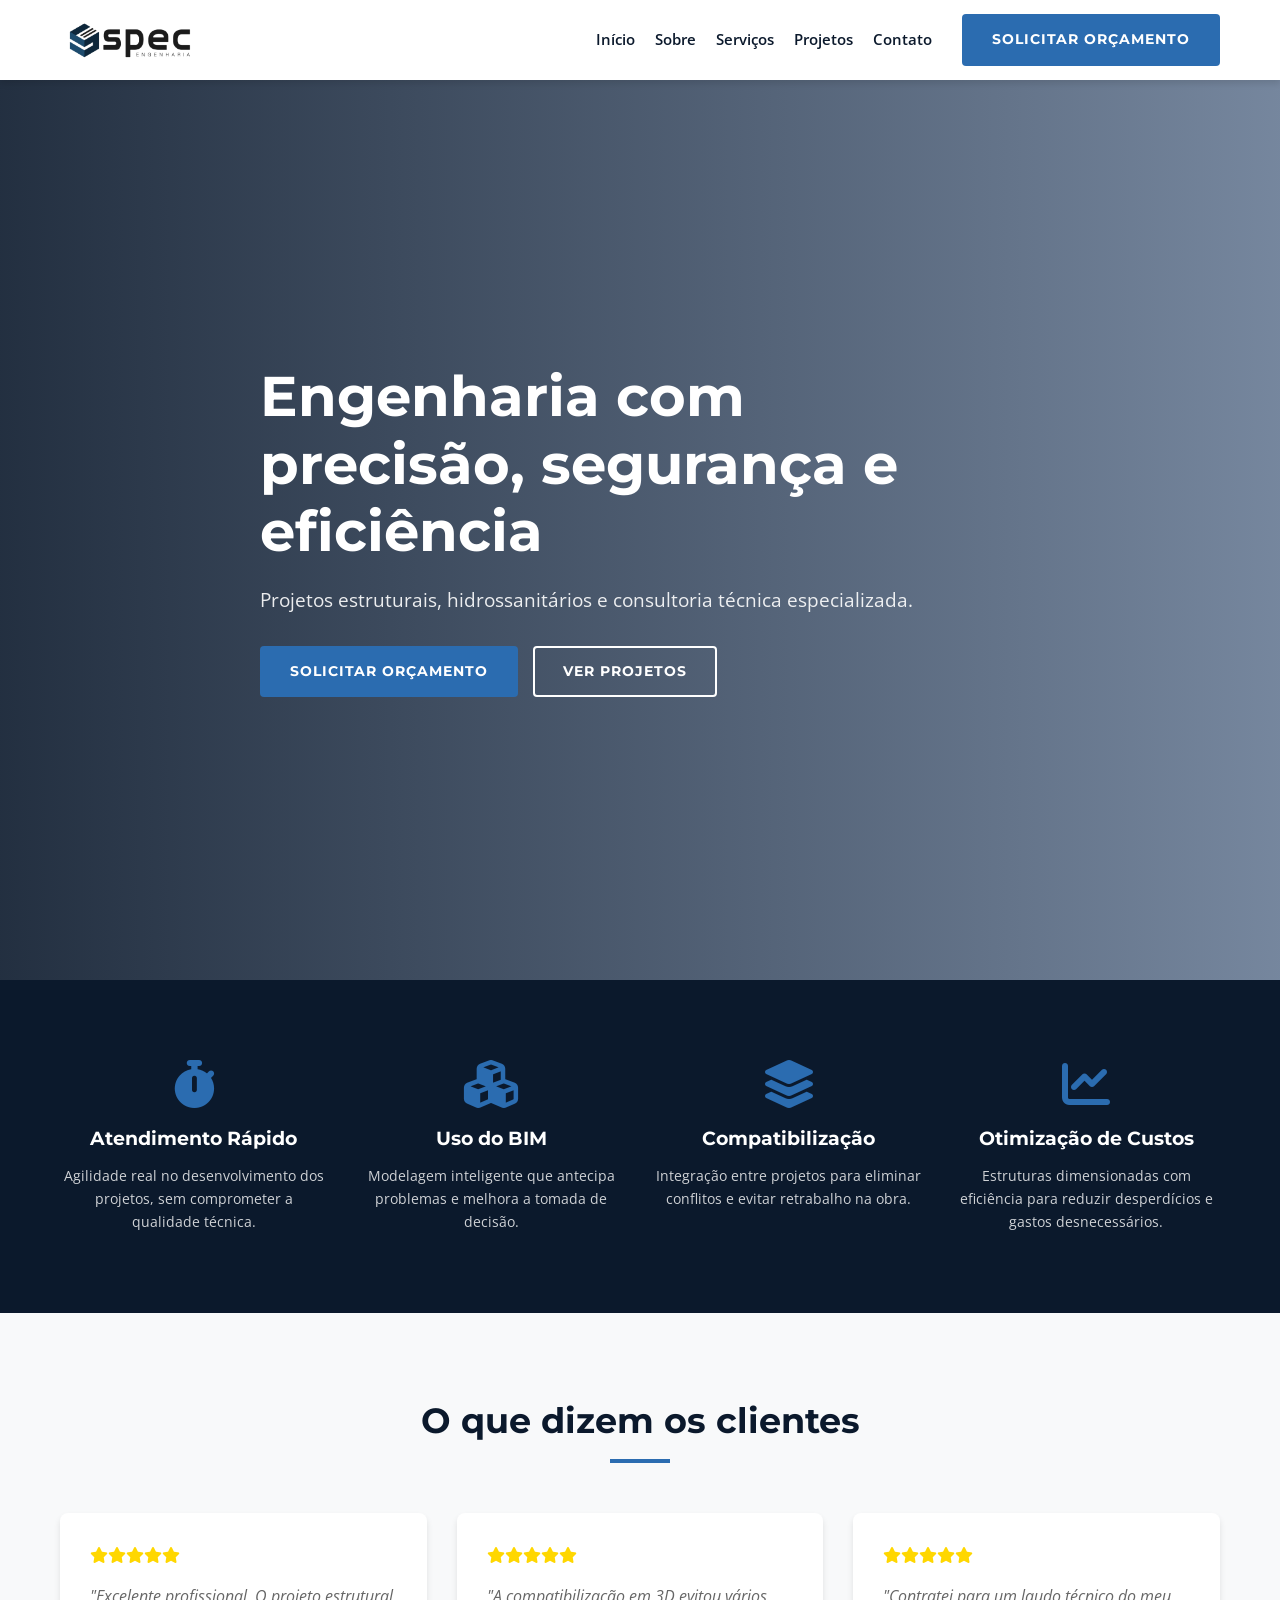
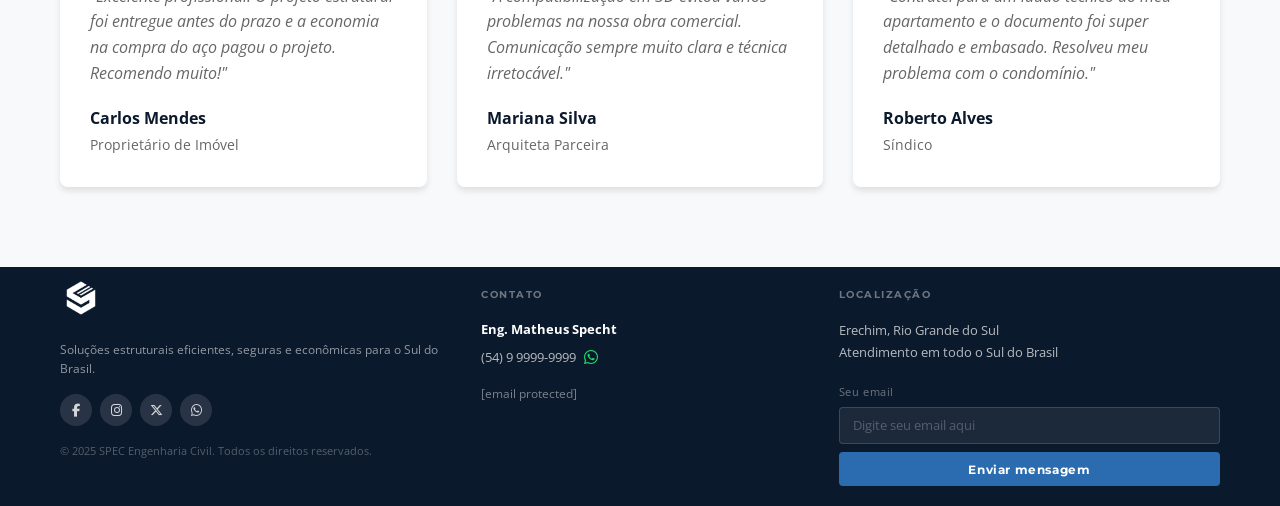
<file: index.html>
<!DOCTYPE html>
<html lang="pt-BR">
<head>
    <meta charset="UTF-8">
    <meta name="viewport" content="width=device-width, initial-scale=1.0">
    <title>Engenharia Specht - Início</title>
    <link rel="preconnect" href="https://fonts.googleapis.com">
    <link rel="preconnect" href="https://fonts.gstatic.com" crossorigin>
    <link href="https://fonts.googleapis.com/css2?family=Montserrat:wght@500;700&family=Open+Sans:wght@400;600&display=swap" rel="stylesheet">
    <link rel="stylesheet" href="https://cdnjs.cloudflare.com/ajax/libs/font-awesome/6.4.0/css/all.min.css">
    <link rel="stylesheet" href="style.css">
</head>
<body>

    <header id="header">
        <div class="container header-container">
            <a href="index.html" class="logo">
                <img src="img/logo.png" alt="Engenharia Specht" class="logo-img">
            </a>
            <button class="mobile-menu-toggle" aria-label="Abrir menu">
                <i class="fa-solid fa-bars"></i>
            </button>
            <nav class="navbar">
                <ul class="nav-links">
                    <li><a href="index.html">Início</a></li>
                    <li><a href="sobre.html">Sobre</a></li>
                    <li><a href="servicos.html">Serviços</a></li>
                    <li><a href="projetos.html">Projetos</a></li>
                    <li><a href="contato.html">Contato</a></li>
                </ul>
                <a href="contato.html" class="btn btn-primary">Solicitar orçamento</a>
            </nav>
        </div>
    </header>

    <section class="hero">
        <div class="hero-overlay"></div>
        <div class="container hero-content fade-in">
            <h1>Engenharia com precisão, segurança e eficiência</h1>
            <p>Projetos estruturais, hidrossanitários e consultoria técnica especializada.</p>
            <div class="hero-buttons">
                <a href="contato.html" class="btn btn-primary">Solicitar orçamento</a>
                <a href="projetos.html" class="btn btn-outline">Ver projetos</a>
            </div>
        </div>
    </section>

    <section class="section destaque">
        <div class="container">
            <div class="grid diferenciais-grid">
                <div class="diferencial fade-in">
                    <i class="fa-solid fa-stopwatch"></i>
                    <h4>Atendimento Rápido</h4>
                    <p>Agilidade real no desenvolvimento dos projetos, sem comprometer a qualidade técnica.</p>
                </div>
                <div class="diferencial fade-in">
                    <i class="fa-solid fa-cubes"></i>
                    <h4>Uso do BIM</h4>
                    <p>Modelagem inteligente que antecipa problemas e melhora a tomada de decisão.</p>
                </div>
                <div class="diferencial fade-in">
                    <i class="fa-solid fa-layer-group"></i>
                    <h4>Compatibilização</h4>
                    <p>Integração entre projetos para eliminar conflitos e evitar retrabalho na obra.</p>
                </div>
                <div class="diferencial fade-in">
                    <i class="fa-solid fa-chart-line"></i>
                    <h4>Otimização de Custos</h4>
                    <p>Estruturas dimensionadas com eficiência para reduzir desperdícios e gastos desnecessários.</p>
                </div>
            </div>
        </div>
    </section>

    <section class="section bg-light">
        <div class="container">
            <div class="section-header fade-in">
                <h2 class="section-title">O que dizem os clientes</h2>
                <div class="title-underline center"></div>
            </div>

            <div class="grid depoimentos-grid">
                <div class="depoimento-card fade-in">
                    <div class="stars">
                        <i class="fa-solid fa-star"></i><i class="fa-solid fa-star"></i><i class="fa-solid fa-star"></i><i class="fa-solid fa-star"></i><i class="fa-solid fa-star"></i>
                    </div>
                    <p>"Excelente profissional. O projeto estrutural foi entregue antes do prazo e a economia na compra do aço pagou o projeto. Recomendo muito!"</p>
                    <div class="cliente-info">
                        <strong>Carlos Mendes</strong>
                        <span>Proprietário de Imóvel</span>
                    </div>
                </div>
                <div class="depoimento-card fade-in">
                    <div class="stars">
                        <i class="fa-solid fa-star"></i><i class="fa-solid fa-star"></i><i class="fa-solid fa-star"></i><i class="fa-solid fa-star"></i><i class="fa-solid fa-star"></i>
                    </div>
                    <p>"A compatibilização em 3D evitou vários problemas na nossa obra comercial. Comunicação sempre muito clara e técnica irretocável."</p>
                    <div class="cliente-info">
                        <strong>Mariana Silva</strong>
                        <span>Arquiteta Parceira</span>
                    </div>
                </div>
                <div class="depoimento-card fade-in">
                    <div class="stars">
                        <i class="fa-solid fa-star"></i><i class="fa-solid fa-star"></i><i class="fa-solid fa-star"></i><i class="fa-solid fa-star"></i><i class="fa-solid fa-star"></i>
                    </div>
                    <p>"Contratei para um laudo técnico do meu apartamento e o documento foi super detalhado e embasado. Resolveu meu problema com o condomínio."</p>
                    <div class="cliente-info">
                        <strong>Roberto Alves</strong>
                        <span>Síndico</span>
                    </div>
                </div>
            </div>
        </div>
    </section>

    <footer class="footer">
        <div class="container footer-container">

            <!-- COLUNA 1 — Logo + slogan + redes + copyright -->
            <div class="footer-col">
                <div class="footer-logo">
                    <img src="img/icone_Prancheta 1.png" alt="SPEC Engenharia">
                </div>
                <p class="footer-slogan">Soluções estruturais eficientes, seguras e econômicas para o Sul do Brasil.</p>
                <div class="footer-social">
                    <a href="#" title="Facebook"><i class="fa-brands fa-facebook-f"></i></a>
                    <a href="#" title="Instagram"><i class="fa-brands fa-instagram"></i></a>
                    <a href="#" title="X (Twitter)"><i class="fa-brands fa-x-twitter"></i></a>
                    <a href="https://wa.me/5554999999999" title="WhatsApp"><i class="fa-brands fa-whatsapp"></i></a>
                </div>
                <p class="footer-copy">© 2025 SPEC Engenharia Civil. Todos os direitos reservados.</p>
            </div>

            <!-- COLUNA 2 — Contato -->
            <div class="footer-col">
                <div class="footer-col-title">Contato</div>
                <div class="footer-contact-item">
                    <div class="footer-contact-name">Eng. Matheus Specht</div>
                    <div class="footer-contact-phone-row">
                        <span>(54) 9 9999-9999</span>
                        <a href="https://wa.me/5554999999999" class="footer-whatsapp-icon" title="WhatsApp">
                            <i class="fa-brands fa-whatsapp"></i>
                        </a>
                    </div>
                </div>
                <a href="/cdn-cgi/l/email-protection#55363a3b2134213a1526253036303b32303b3d34273c347b363a387b3727" class="footer-contact-email"><span class="__cf_email__" data-cfemail="1f7c70716b7e6b705f6c6f7a7c7a71787a71777e6d767e317c7072317d6d">[email&#160;protected]</span></a>
            </div>

            <!-- COLUNA 3 — Localização + email -->
            <div class="footer-col">
                <div class="footer-col-title">Localização</div>
                <div class="footer-address">Erechim, Rio Grande do Sul<br>Atendimento em todo o Sul do Brasil</div>
                <div class="footer-email-form">
                    <label class="footer-email-label">Seu email</label>
                    <input type="email" class="footer-email-input" placeholder="Digite seu email aqui">
                    <button class="footer-email-btn">Enviar mensagem</button>
                </div>
            </div>

        </div>
    </footer>

    <a href="https://wa.me/5511987654321?text=Olá,%20gostaria%20de%20falar%20sobre%20um%20projeto%20de%20engenharia." class="whatsapp-btn" t
</file>
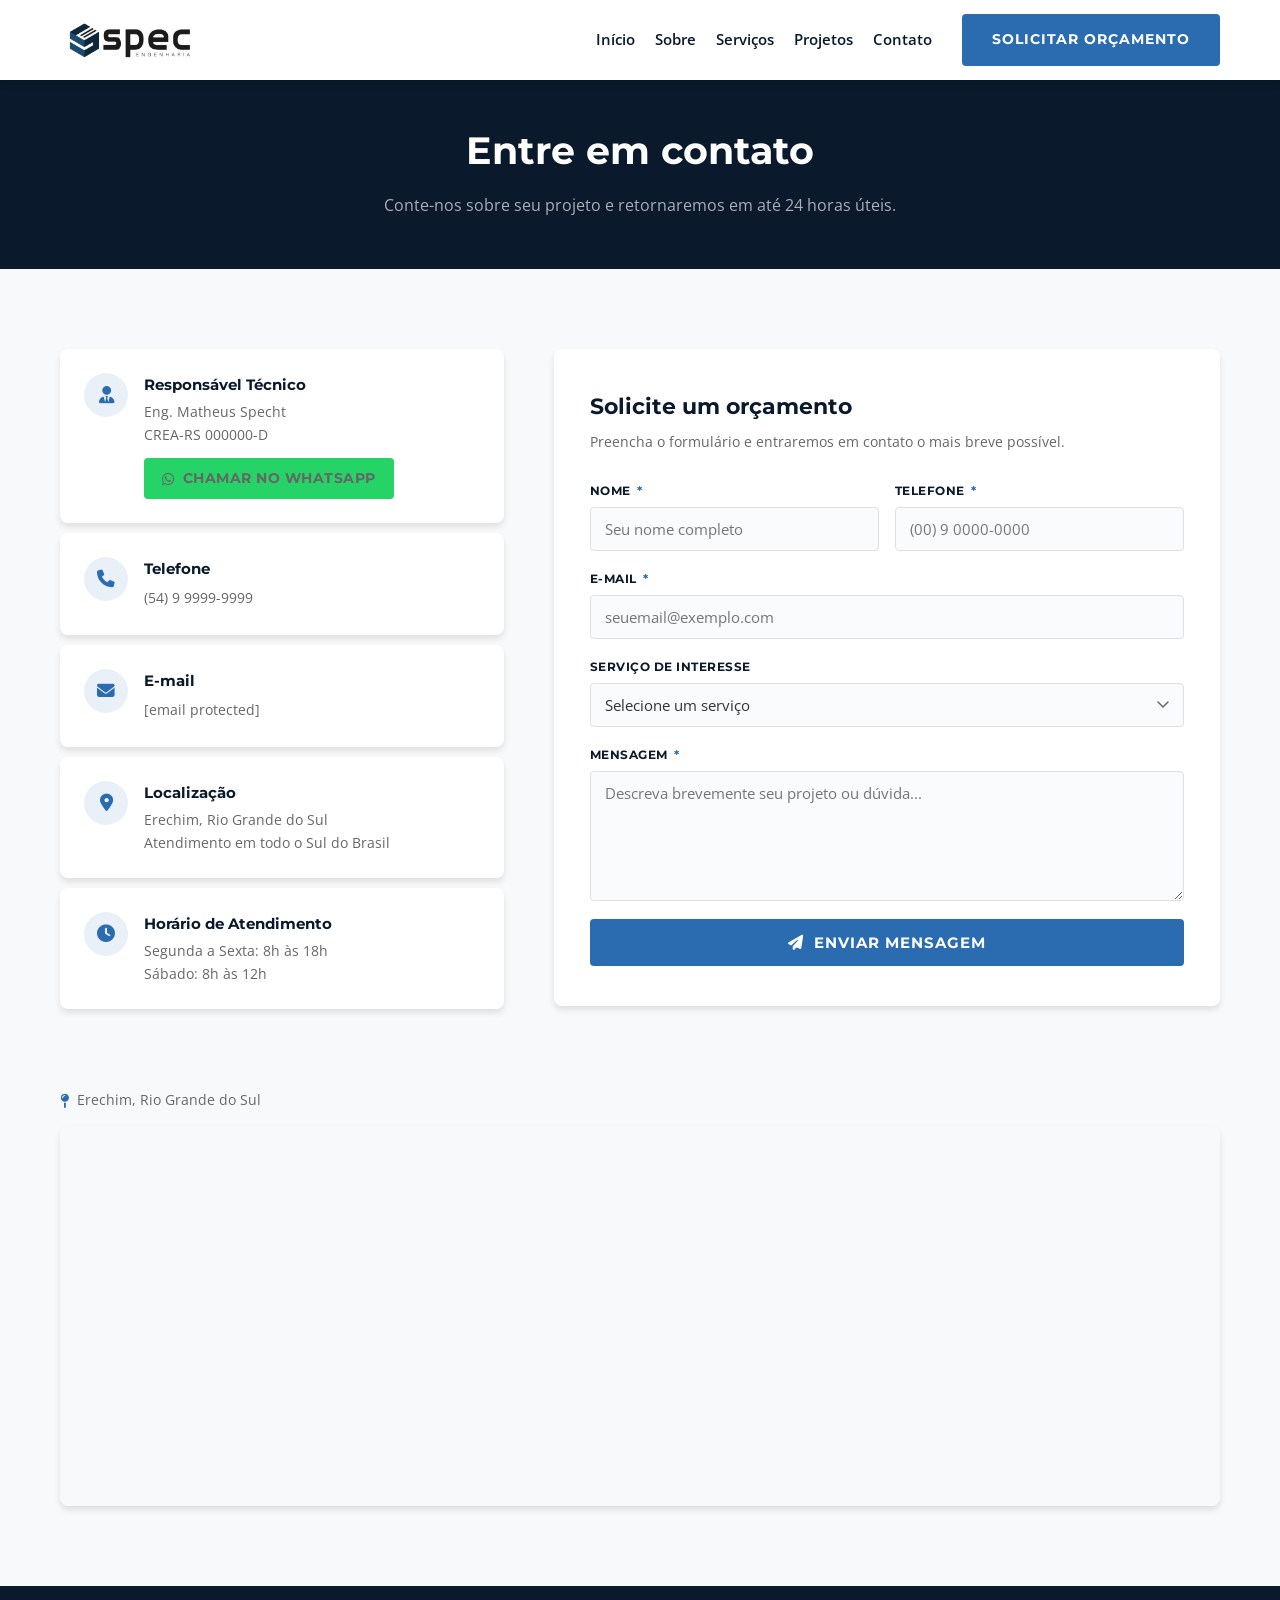
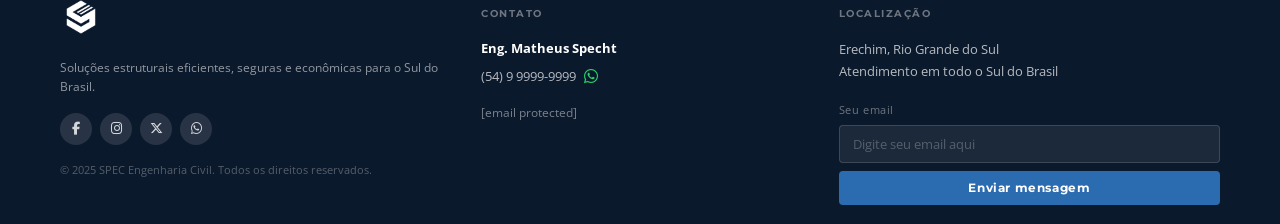
<file: contato.html>
<!DOCTYPE html>
<html lang="pt-BR">
<head>
    <meta charset="UTF-8">
    <meta name="viewport" content="width=device-width, initial-scale=1.0">
    <title>Contato - Engenharia Specht</title>
    <link rel="preconnect" href="https://fonts.googleapis.com">
    <link rel="preconnect" href="https://fonts.gstatic.com" crossorigin>
    <link href="https://fonts.googleapis.com/css2?family=Montserrat:wght@500;700&family=Open+Sans:wght@400;600&display=swap" rel="stylesheet">
    <link rel="stylesheet" href="https://cdnjs.cloudflare.com/ajax/libs/font-awesome/6.4.0/css/all.min.css">
    <link rel="stylesheet" href="style.css">
</head>
<body>

    <!-- ═══════════ HEADER ═══════════ -->
    <header id="header">
        <div class="container header-container">
            <a href="index.html" class="logo">
                <img src="img/logo.png" alt="Engenharia Specht" class="logo-img">
            </a>
            <button class="mobile-menu-toggle" aria-label="Abrir menu">
                <i class="fa-solid fa-bars"></i>
            </button>
            <nav class="navbar">
                <ul class="nav-links">
                    <li><a href="index.html">Início</a></li>
                    <li><a href="sobre.html">Sobre</a></li>
                    <li><a href="servicos.html">Serviços</a></li>
                    <li><a href="projetos.html">Projetos</a></li>
                    <li><a href="contato.html">Contato</a></li>
                </ul>
                <a href="contato.html" class="btn btn-primary">Solicitar orçamento</a>
            </nav>
        </div>
    </header>

    <!-- ═══════════ BANNER ═══════════ -->
    <div class="page-banner">
        <div class="container">
            <h1 class="fade-in">Entre em contato</h1>
            <p class="fade-in">Conte-nos sobre seu projeto e retornaremos em até 24 horas úteis.</p>
        </div>
    </div>

    <!-- ═══════════ CONTEÚDO PRINCIPAL ═══════════ -->
    <main class="bg-light" style="flex:1;">
        <section class="section">
            <div class="container">
                <div class="contato-wrapper">

                    <!-- ── Coluna de informações ── -->
                    <div class="contato-info-col fade-in">

                        <div class="info-block">
                            <div class="info-block-icon">
                                <i class="fa-solid fa-user-tie"></i>
                            </div>
                            <div class="info-block-text">
                                <h4>Responsável Técnico</h4>
                                <p>Eng. Matheus Specht<br>CREA-RS 000000-D</p>
                                <a href="https://wa.me/5554999999999?text=Olá,%20gostaria%20de%20solicitar%20um%20orçamento." class="whatsapp-inline" target="_blank">
                                    <i class="fa-brands fa-whatsapp"></i> Chamar no WhatsApp
                                </a>
                            </div>
                        </div>

                        <div class="info-block">
                            <div class="info-block-icon">
                                <i class="fa-solid fa-phone"></i>
                            </div>
                            <div class="info-block-text">
                                <h4>Telefone</h4>
                                <a href="tel:+5554999999999">(54) 9 9999-9999</a>
                            </div>
                        </div>

                        <div class="info-block">
                            <div class="info-block-icon">
                                <i class="fa-solid fa-envelope"></i>
                            </div>
                            <div class="info-block-text">
                                <h4>E-mail</h4>
                                <a href="/cdn-cgi/l/email-protection#62010d0c1603160d2211120701070c05070c0a03100b034c010d0f4c0010"><span class="__cf_email__" data-cfemail="690a06071d081d06291a190c0a0c070e0c0701081b0008470a0604470b1b">[email&#160;protected]</span></a>
                            </div>
                        </div>

                        <div class="info-block">
                            <div class="info-block-icon">
                                <i class="fa-solid fa-location-dot"></i>
                            </div>
                            <div class="info-block-text">
                                <h4>Localização</h4>
                                <p>Erechim, Rio Grande do Sul<br>Atendimento em todo o Sul do Brasil</p>
                            </div>
                        </div>

                        <div class="info-block">
                            <div class="info-block-icon">
                                <i class="fa-solid fa-clock"></i>
                            </div>
                            <div class="info-block-text">
                                <h4>Horário de Atendimento</h4>
                                <p>Segunda a Sexta: 8h às 18h<br>Sábado: 8h às 12h</p>
                            </div>
                        </div>

                    </div>

                    <!-- ── Coluna do formulário ── -->
                    <div class="contato-form-col fade-in">

                        <h3>Solicite um orçamento</h3>
                        <p class="form-subtitle">Preencha o formulário e entraremos em contato o mais breve possível.</p>

                        <form id="contato-form" novalidate>

                            <div class="form-row">
                                <div class="form-group">
                                    <label for="nome">Nome <span class="required">*</span></label>
                                    <input type="text" id="nome" name="nome" placeholder="Seu nome completo" required>
                                    <span class="form-error-msg">Informe seu nome.</span>
                                </div>
                                <div class="form-group">
                                    <label for="telefone">Telefone <span class="required">*</span></label>
                                    <input type="tel" id="telefone" name="telefone" placeholder="(00) 9 0000-0000" required>
                                    <span class="form-error-msg">Informe seu telefone.</span>
                                </div>
                            </div>

                            <div class="form-group">
                                <label for="email">E-mail <span class="required">*</span></label>
                                <input type="email" id="email" name="email" placeholder="seuemail@exemplo.com" required>
                                <span class="form-error-msg">Informe um e-mail válido.</span>
                            </div>

                            <div class="form-group">
                                <label for="servico">Serviço de Interesse</label>
                                <select id="servico" name="servico">
                                    <option value="" disabled selected>Selecione um serviço</option>
                                    <option value="estrutural">Projeto Estrutural</option>
                                    <option value="hidrossanitario">Projeto Hidrossanitário</option>
                                    <option value="regularizacao">Regularização de Obra</option>
                                    <option value="laudo">Laudo Técnico</option>
                                    <option value="acompanhamento">Acompanhamento de Obra</option>
                                    <option value="outro">Outro</option>
                                </select>
                            </div>

                            <div class="form-group">
                                <label for="mensagem">Mensagem <span class="required">*</span></label>
                                <textarea id="mensagem" name="mensagem" placeholder="Descreva brevemente seu projeto ou dúvida..." required></textarea>
                                <span class="form-error-msg">Escreva sua mensagem.</span>
                            </div>

                            <button type="submit" class="btn-submit">
                                <i class="fa-solid fa-paper-plane"></i> Enviar mensagem
                            </button>

                        </form>

                        <!-- Tela de sucesso — exibida pelo main.js após envio -->
                        <div class="form-success" id="form-success">
                            <div class="success-icon">
                                <i class="fa-solid fa-check"></i>
                            </div>
                            <h4>Mensagem enviada!</h4>
                            <p>Recebemos seu contato e retornaremos em até 24 horas úteis. Obrigado!</p>
                            <button class="btn-novo-contato" id="btn-novo-contato">Enviar outra mensagem</button>
                        </div>

                    </div>
                </div>
            </div>
        </section>

        <!-- ── Mapa ── -->
        <div class="mapa-section">
            <div class="container">
                <p class="mapa-label">
                    <i class="fa-solid fa-map-pin"></i> Erechim, Rio Grande do Sul
                </p>
                <div class="mapa-inner">
                    <iframe
                        src="https://www.google.com/maps/embed?pb=!1m18!1m12!1m3!1d57618.8!2d-52.2727!3d-27.6344!2m3!1f0!2f0!3f0!3m2!1i1024!2i768!4f13.1!3m3!1m2!1s0x94e1dc0e2fa4c8e7%3A0x1c4e8c94c7e2baf2!2sErechim%2C%20RS!5e0!3m2!1spt-BR!2sbr!4v1700000000000"
                        allowfullscreen=""
                        loading="lazy"
                        referrerpolicy="no-referrer-when-downgrade"
                        title="Localização - Erechim, RS">
                    </iframe>
                </div>
            </div>
        </div>

    </main>

    <!-- ═══════════ FOOTER ═══════════ -->
    <footer class="footer">
        <div class="container footer-container">

            <div class="footer-col">
                <div class="footer-logo">
                    <img src="/img/icone_Prancheta 1.png" alt="SPEC Engenharia">
                </div>
                <p class="footer-slogan">Soluções estruturais eficientes, seguras e econômicas para o Sul do Brasil.</p>
                <div class="footer-social">
                    <a href="#" title="Facebook"><i class="fa-brands fa-facebook-f"></i></a>
                    <a href="#" title="Instagram"><i class="fa-brands fa-instagram"></i></a>
                    <a href="#" title="X (Twitter)"><i class="fa-brands fa-x-twitter"></i></a>
                    <a href="https://wa.me/5554999999999" title="WhatsApp"><i class="fa-brands fa-whatsapp"></i></a>
                </div>
                <p class="footer-copy">© 2025 SPEC Engenharia Civil. Todos os direitos reservados.</p>
            </div>

            <div class="footer-col">
                <div class="footer-col-title">Contato</div>
                <div class="footer-contact-item">
                    <div class="footer-contact-name">Eng. Matheus Specht</div>
                    <div class="footer-contact-phone-row">
                        <span>(54) 9 9999-9999</span>
                        <a href="https://wa.me/5554999999999" class="footer-whatsapp-icon" title="WhatsApp">
                            <i class="fa-brands fa-whatsapp"></i>
                        </a>
                    </div>
                </div>
                <a href="/cdn-cgi/l/email-protection#4c2f2322382d38230c3f3c292f29222b2922242d3e252d622f2321622e3e" class="footer-contact-email"><span class="__cf_email__" data-cfemail="abc8c4c5dfcadfc4ebd8dbcec8cec5cccec5c3cad9c2ca85c8c4c685c9d9">[email&#160;protected]</span></a>
            </div>

            <div class="footer-col">
                <div class="footer-col-title">Localização</div>
                <div class="footer-address">Erechim, Rio Grande do Sul<br>Atendimento em todo o Sul do Brasil</div>
                <div class="footer-email-form">
                    <label class="footer-email-label">Seu email</label>
                    <input type="email" class="footer-email-input" placeholder="Digite seu email aqui">
                    <button class="footer-email-btn">Enviar mensagem</button>
                </div>
            </div>

        </div>
</file>
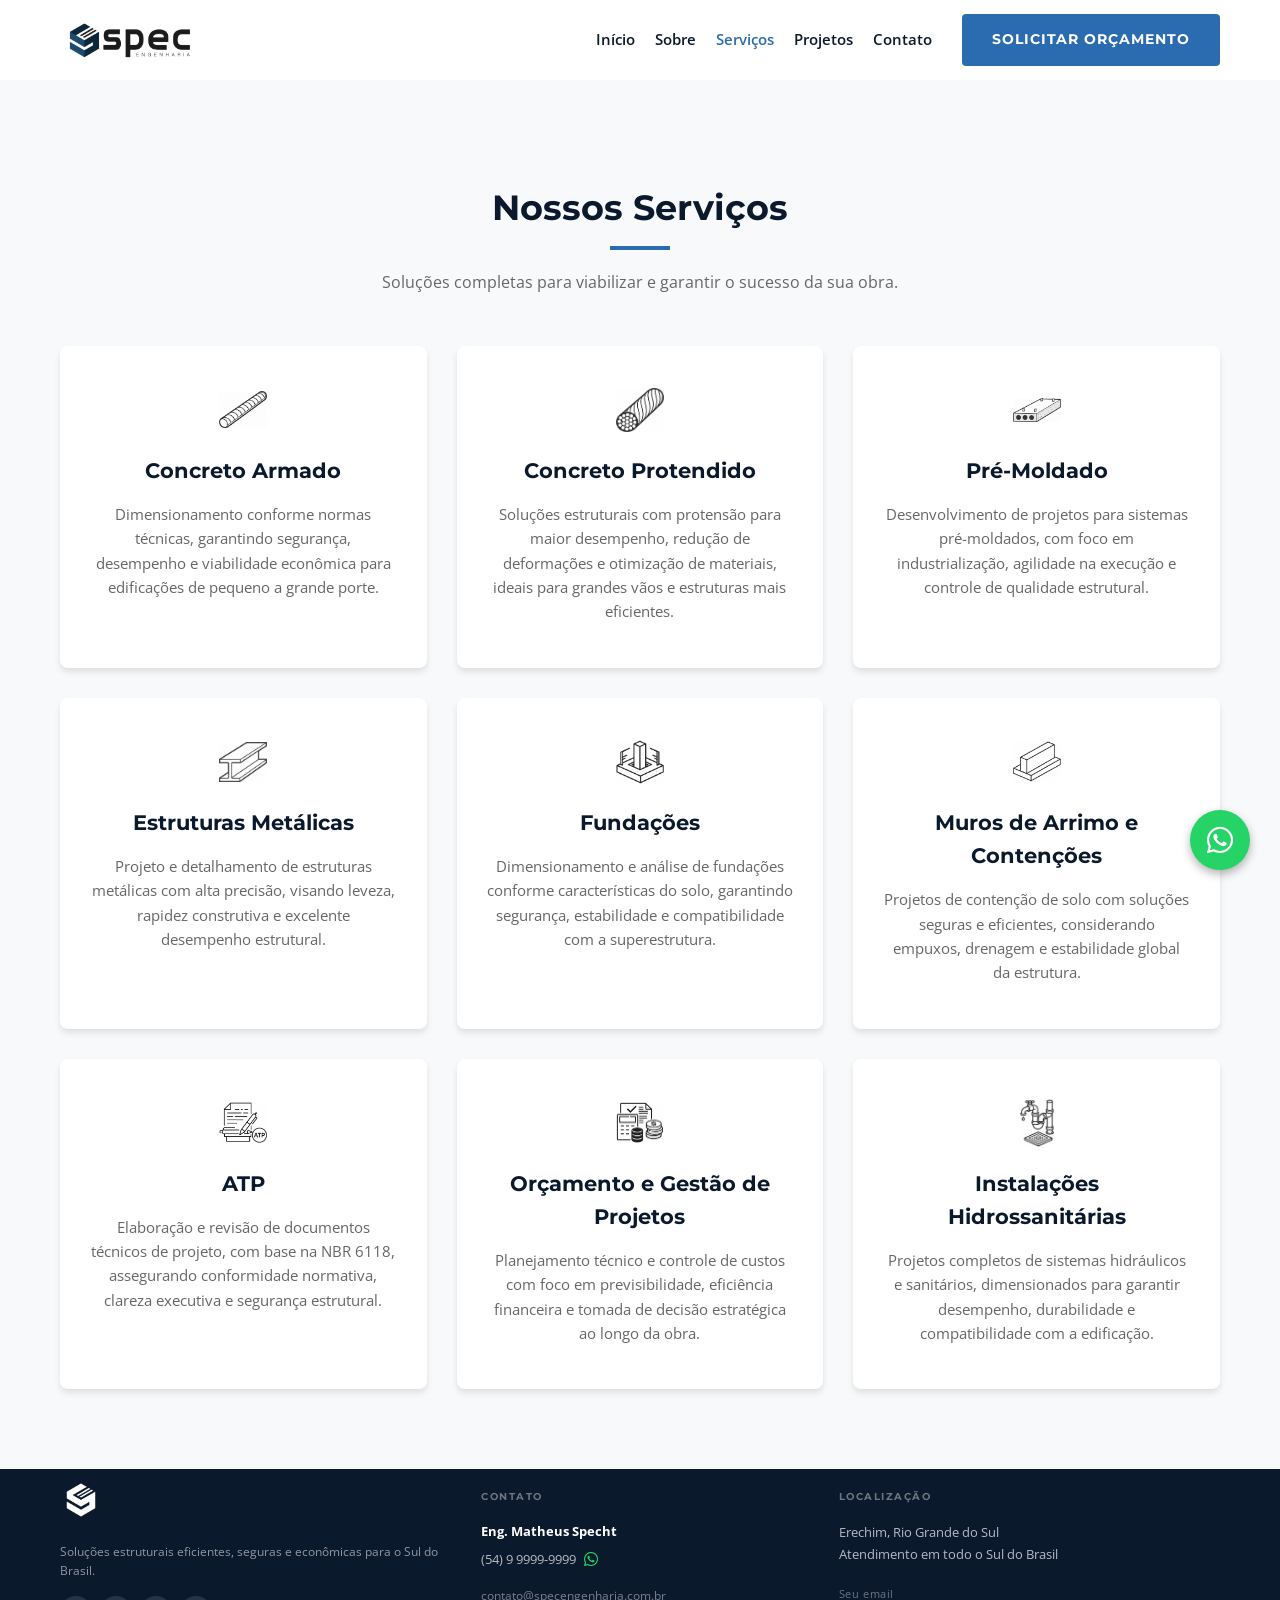
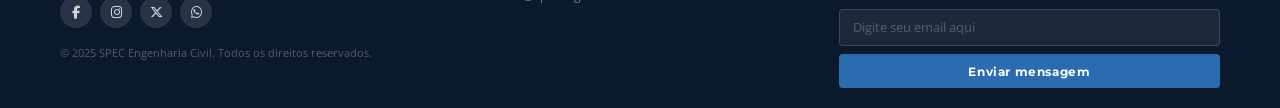
<file: servicos.html>
<!DOCTYPE html>
<html lang="pt-BR">
<head>
    <meta charset="UTF-8">
    <meta name="viewport" content="width=device-width, initial-scale=1.0">
    <title>Serviços - Engenharia Specht</title>
    <link rel="preconnect" href="https://fonts.googleapis.com">
    <link rel="preconnect" href="https://fonts.gstatic.com" crossorigin>
    <link href="https://fonts.googleapis.com/css2?family=Montserrat:wght@500;700&family=Open+Sans:wght@400;600&display=swap" rel="stylesheet">
    <link rel="stylesheet" href="https://cdnjs.cloudflare.com/ajax/libs/font-awesome/6.5.1/css/all.min.css">
    <link rel="stylesheet" href="style.css">
</head>
<body>

    <header id="header">
        <div class="container header-container">
            <a href="index.html" class="logo">
                <img src="img/logo.png" alt="Engenharia Specht" class="logo-img">
            </a>
            <button class="mobile-menu-toggle" aria-label="Abrir menu">
                <i class="fa-solid fa-bars"></i>
            </button>
            <nav class="navbar">
                <ul class="nav-links">
                    <li><a href="index.html">Início</a></li>
                    <li><a href="sobre.html">Sobre</a></li>
                    <li><a href="servicos.html">Serviços</a></li>
                    <li><a href="projetos.html">Projetos</a></li>
                    <li><a href="contato.html">Contato</a></li>
                </ul>
                <a href="contato.html" class="btn btn-primary">Solicitar orçamento</a>
            </nav>
        </div>
    </header>

    <main class="page-content bg-light">
        <section class="section">
            <div class="container">
                <div class="section-header fade-in">
                    <h2 class="section-title">Nossos Serviços</h2>
                    <div class="title-underline center"></div>
                    <p>Soluções completas para viabilizar e garantir o sucesso da sua obra.</p>
                </div>

                <div class="grid cards-grid">
                    <div class="card fade-in">
                        <img src="img/icone1.jpeg" alt="Concreto Armado" class="card-icon-img">
                        <h3>Concreto Armado</h3>
                        <p>Dimensionamento conforme normas técnicas, garantindo segurança, desempenho e viabilidade econômica para edificações de pequeno a grande porte.</p>
                    </div>
                    <div class="card fade-in">
                        <img src="img/icone4.jpeg" alt="Concreto Protendido" class="card-icon-img">
                        <h3>Concreto Protendido</h3>
                        <p>Soluções estruturais com protensão para maior desempenho, redução de deformações e otimização de materiais, ideais para grandes vãos e estruturas mais eficientes.</p>
                    </div>
                    <div class="card fade-in">
                        <img src="img/icone2.jpeg" alt="Pré-Moldado" class="card-icon-img">
                        <h3>Pré-Moldado</h3>
                        <p>Desenvolvimento de projetos para sistemas pré-moldados, com foco em industrialização, agilidade na execução e controle de qualidade estrutural.</p>
                    </div>
                    <div class="card fade-in">
                        <img src="img/icone3.jpeg" alt="Estruturas Metálicas" class="card-icon-img">
                        <h3>Estruturas Metálicas</h3>
                        <p>Projeto e detalhamento de estruturas metálicas com alta precisão, visando leveza, rapidez construtiva e excelente desempenho estrutural.</p>
                    </div>
                    <div class="card fade-in">
                        <img src="img/iconesap.png" alt="Fundações" class="card-icon-img">
                        <h3>Fundações</h3>
                        <p>Dimensionamento e análise de fundações conforme características do solo, garantindo segurança, estabilidade e compatibilidade com a superestrutura.</p>
                    </div>
                    <div class="card fade-in">
                        <img src="img/iconemuro.png" alt="Muros de Arrimo e Contenções" class="card-icon-img">
                        <h3>Muros de Arrimo e Contenções</h3>
                        <p>Projetos de contenção de solo com soluções seguras e eficientes, considerando empuxos, drenagem e estabilidade global da estrutura.</p>
                    </div>
                    <div class="card fade-in">
                        <img src="img/icon8.png" alt="ATP" class="card-icon-img">
                        <h3>ATP</h3>
                        <p>Elaboração e revisão de documentos técnicos de projeto, com base na NBR 6118, assegurando conformidade normativa, clareza executiva e segurança estrutural.</p>
                    </div>
                    <div class="card fade-in">
                        <img src="img/icon7.png" alt="Orçamento e Gestão de Projetos" class="card-icon-img">
                        <h3>Orçamento e Gestão de Projetos</h3>
                        <p>Planejamento técnico e controle de custos com foco em previsibilidade, eficiência financeira e tomada de decisão estratégica ao longo da obra.</p>
                    </div>
                    <div class="card fade-in">
                        <img src="img/iconeplumb.png" alt="Instalações Hidrossanitárias" class="card-icon-img">
                        <h3>Instalações Hidrossanitárias</h3>
                        <p>Projetos completos de sistemas hidráulicos e sanitários, dimensionados para garantir desempenho, durabilidade e compatibilidade com a edificação.</p>
                    </div>
                </div>
            </div>
        </section>
    </main>

    <footer class="footer">
        <div class="container footer-container">

            <div class="footer-col">
                <div class="footer-logo">
                    <img src="/img/icone_Prancheta 1.png" alt="SPEC Engenharia">
                </div>
                <p class="footer-slogan">Soluções estruturais eficientes, seguras e econômicas para o Sul do Brasil.</p>
                <div class="footer-social">
                    <a href="#" title="Facebook"><i class="fa-brands fa-facebook-f"></i></a>
                    <a href="#" title="Instagram"><i class="fa-brands fa-instagram"></i></a>
                    <a href="#" title="X (Twitter)"><i class="fa-brands fa-x-twitter"></i></a>
                    <a href="https://wa.me/5554999999999" title="WhatsApp"><i class="fa-brands fa-whatsapp"></i></a>
                </div>
                <p class="footer-copy">© 2025 SPEC Engenharia Civil. Todos os direitos reservados.</p>
            </div>

            <div class="footer-col">
                <div class="footer-col-title">Contato</div>
                <div class="footer-contact-item">
                    <div class="footer-contact-name">Eng. Matheus Specht</div>
                    <div class="footer-contact-phone-row">
                        <span>(54) 9 9999-9999</span>
                        <a href="https://wa.me/5554999999999" class="footer-whatsapp-icon" title="WhatsApp">
                            <i class="fa-brands fa-whatsapp"></i>
                        </a>
                    </div>
                </div>
                <a href="mailto:contato@specengenharia.com.br" class="footer-contact-email">contato@specengenharia.com.br</a>
            </div>

            <div class="footer-col">
                <div class="footer-col-title">Localização</div>
                <div class="footer-address">Erechim, Rio Grande do Sul<br>Atendimento em todo o Sul do Brasil</div>
                <div class="footer-email-form">
                    <label class="footer-email-label">Seu email</label>
                    <input type="email" class="footer-email-input" placeholder="Digite seu email aqui">
                    <button class="footer-email-btn">Enviar mensagem</button>
                </div>
            </div>

        </div>
    </footer>

    <a href="https://wa.me/5511987654321?text=Olá" class="whatsapp-btn" target="_blank" aria-label="Falar no WhatsApp">
        <i class="fa-brands fa-whatsapp"></i>
    </a>

    <script src="main.js"></script>
</body>
</html>
</file>
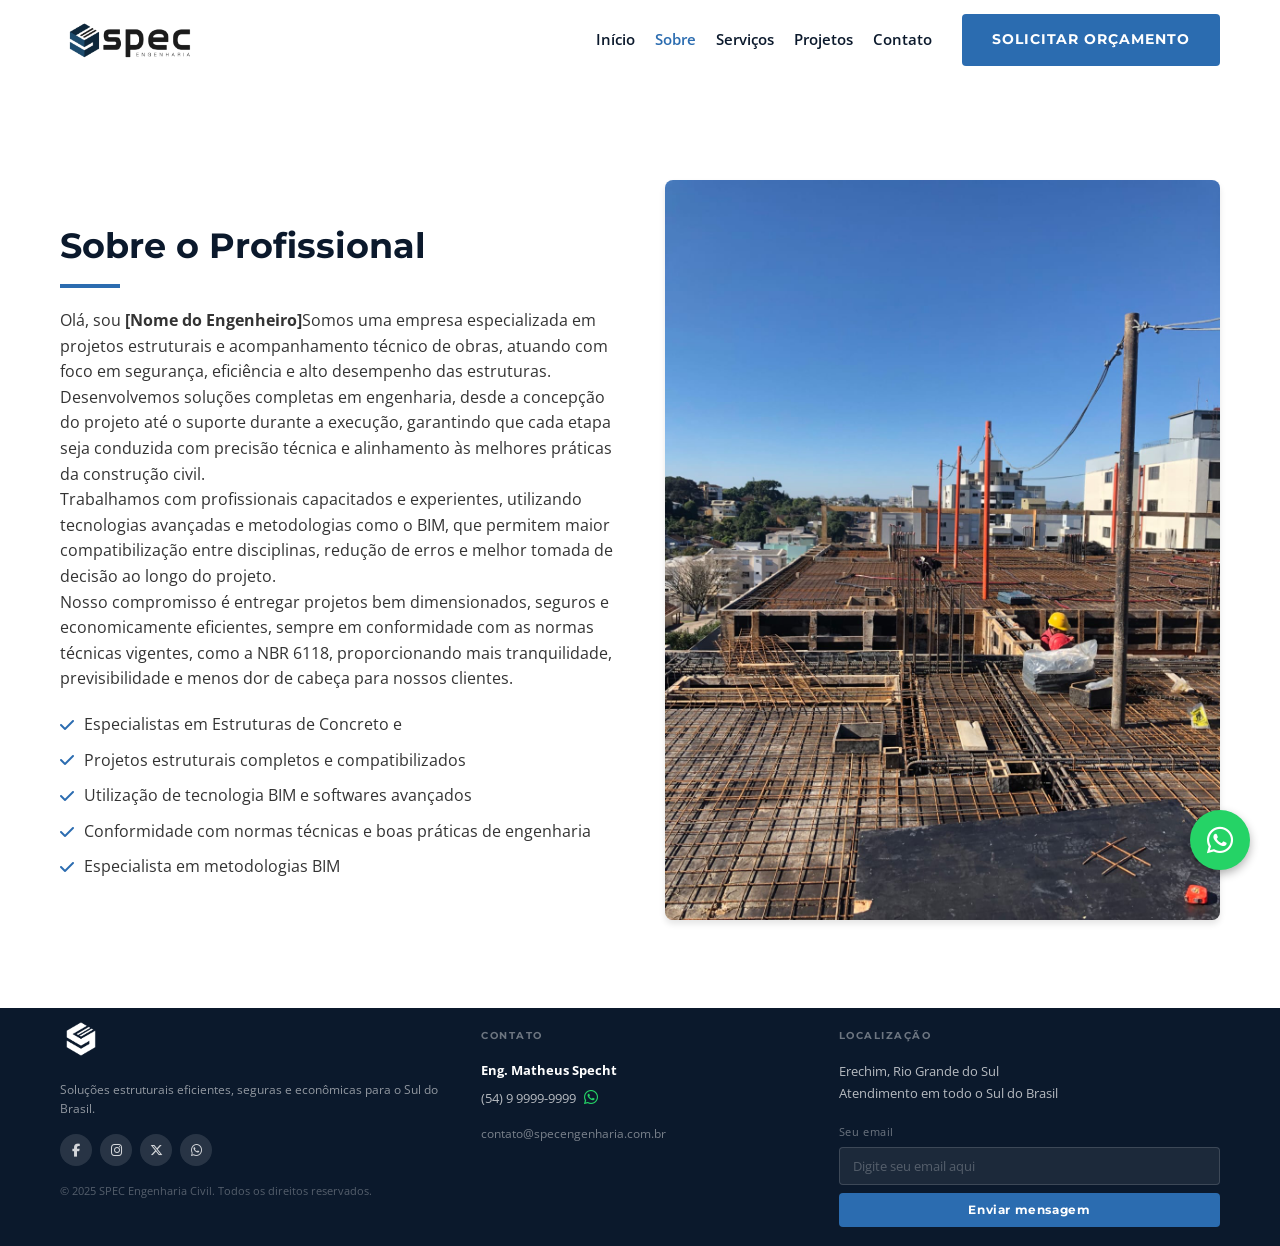
<file: sobre.html>
<!DOCTYPE html>
<html lang="pt-BR">
<head>
    <meta charset="UTF-8">
    <meta name="viewport" content="width=device-width, initial-scale=1.0">
    <title>Sobre - Engenharia Specht</title>
    <link rel="preconnect" href="https://fonts.googleapis.com">
    <link rel="preconnect" href="https://fonts.gstatic.com" crossorigin>
    <link href="https://fonts.googleapis.com/css2?family=Montserrat:wght@500;700&family=Open+Sans:wght@400;600&display=swap" rel="stylesheet">
    <link rel="stylesheet" href="https://cdnjs.cloudflare.com/ajax/libs/font-awesome/6.5.1/css/all.min.css">
    <link rel="stylesheet" href="style.css">
</head>
<body>

    <header id="header">
        <div class="container header-container">
            <a href="index.html" class="logo">
                <img src="img/logo.png" alt="Engenharia Specht" class="logo-img">
            </a>
            <button class="mobile-menu-toggle" aria-label="Abrir menu">
                <i class="fa-solid fa-bars"></i>
            </button>
            <nav class="navbar">
                <ul class="nav-links">
                    <li><a href="index.html">Início</a></li>
                    <li><a href="sobre.html">Sobre</a></li>
                    <li><a href="servicos.html">Serviços</a></li>
                    <li><a href="projetos.html">Projetos</a></li>
                    <li><a href="contato.html">Contato</a></li>
                </ul>
                <a href="contato.html" class="btn btn-primary">Solicitar orçamento</a>
            </nav>
        </div>
    </header>

    <main class="page-content">
        <section class="section">
            <div class="container sobre-container">
                <div class="sobre-texto fade-in">
                    <h2 class="section-title">Sobre o Profissional</h2>
                    <div class="title-underline"></div>
                        <p>Olá, sou <strong>[Nome do Engenheiro]</strong>Somos uma empresa especializada em projetos estruturais e acompanhamento técnico de obras, atuando com foco em segurança, eficiência e alto desempenho das estruturas.</p>
                        <p>Desenvolvemos soluções completas em engenharia, desde a concepção do projeto até o suporte durante a execução, garantindo que cada etapa seja conduzida com precisão técnica e alinhamento às melhores práticas da construção civil.</p>
                        <p>Trabalhamos com profissionais capacitados e experientes, utilizando tecnologias avançadas e metodologias como o BIM, que permitem maior compatibilização entre disciplinas, redução de erros e melhor tomada de decisão ao longo do projeto. </p>
                        <p>Nosso compromisso é entregar projetos bem dimensionados, seguros e economicamente eficientes, sempre em conformidade com as normas técnicas vigentes, como a NBR 6118, proporcionando mais tranquilidade, previsibilidade e menos dor de cabeça para nossos clientes.     </p>
                    <ul class="sobre-lista">
                        <li><i class="fa-solid fa-check"></i> Especialistas em Estruturas de Concreto e</li>
                        <li><i class="fa-solid fa-check"></i> Projetos estruturais completos e compatibilizados</li>
                        <li><i class="fa-solid fa-check"></i> Utilização de tecnologia BIM e softwares avançados</li>
                        <li><i class="fa-solid fa-check"></i> Conformidade com normas técnicas e boas práticas de engenharia</li>
                        <li><i class="fa-solid fa-check"></i> Especialista em metodologias BIM</li>
                    </ul>
                </div>
                <div class="sobre-imagem fade-in">
                    <img src="/img/obra0.jpeg" alt="Engenheiro Civil em obra">
                </div>
            </div>
        </section>
    </main>

    <footer class="footer">
        <div class="container footer-container">

            <div class="footer-col">
                <div class="footer-logo">
                    <img src="/img/icone_Prancheta 1.png" alt="SPEC Engenharia">
                </div>
                <p class="footer-slogan">Soluções estruturais eficientes, seguras e econômicas para o Sul do Brasil.</p>
                <div class="footer-social">
                    <a href="#" title="Facebook"><i class="fa-brands fa-facebook-f"></i></a>
                    <a href="#" title="Instagram"><i class="fa-brands fa-instagram"></i></a>
                    <a href="#" title="X (Twitter)"><i class="fa-brands fa-x-twitter"></i></a>
                    <a href="https://wa.me/5554999999999" title="WhatsApp"><i class="fa-brands fa-whatsapp"></i></a>
                </div>
                <p class="footer-copy">© 2025 SPEC Engenharia Civil. Todos os direitos reservados.</p>
            </div>

            <div class="footer-col">
                <div class="footer-col-title">Contato</div>
                <div class="footer-contact-item">
                    <div class="footer-contact-name">Eng. Matheus Specht</div>
                    <div class="footer-contact-phone-row">
                        <span>(54) 9 9999-9999</span>
                        <a href="https://wa.me/5554999999999" class="footer-whatsapp-icon" title="WhatsApp">
                            <i class="fa-brands fa-whatsapp"></i>
                        </a>
                    </div>
                </div>
                <a href="mailto:contato@specengenharia.com.br" class="footer-contact-email">contato@specengenharia.com.br</a>
            </div>

            <div class="footer-col">
                <div class="footer-col-title">Localização</div>
                <div class="footer-address">Erechim, Rio Grande do Sul<br>Atendimento em todo o Sul do Brasil</div>
                <div class="footer-email-form">
                    <label class="footer-email-label">Seu email</label>
                    <input type="email" class="footer-email-input" placeholder="Digite seu email aqui">
                    <button class="footer-email-btn">Enviar mensagem</button>
                </div>
            </div>

        </div>
    </footer>

    <a href="https://wa.me/5511987654321?text=Olá" class="whatsapp-btn" target="_blank" aria-label="Falar no WhatsApp">
        <i class="fa-brands fa-whatsapp"></i>
    </a>

    <script src="main.js"></script>
</body>
</html>
</file>
<file: style.css>
/* =========================================
   VARIÁVEIS GERAIS (Paleta e Tipografia)
   ========================================= */
:root {
    --primary-color: #0B192C; /* Azul Escuro Técnico */
    --secondary-color: #1A365D; /* Azul um pouco mais claro */
    --accent-color: #2B6CB0;  /* Azul Destaque/Botões */
    --text-dark: #333333;     /* Texto Escuro */
    --text-light: #666666;    /* Texto Cinza */
    --bg-light: #F8F9FA;      /* Fundo Cinza Claro */
    --white: #FFFFFF;
    
    --font-heading: 'Montserrat', sans-serif;
    --font-body: 'Open Sans', sans-serif;
    
    --transition: all 0.3s ease-in-out;
    --shadow: 0 4px 6px rgba(0,0,0,0.1);
    --shadow-hover: 0 10px 15px rgba(0,0,0,0.15);
}

/* =========================================
   RESET E BASE
   ========================================= */
* {
    margin: 0;
    padding: 0;
    box-sizing: border-box;
}

html {
    scroll-behavior: smooth;
}

body {
    font-family: var(--font-body);
    color: var(--text-dark);
    line-height: 1.6;
    background-color: var(--white);
    overflow-x: hidden;
    min-height: 100vh;
    display: flex;
    flex-direction: column;
}

h1, h2, h3, h4, h5, h6 {
    font-family: var(--font-heading);
    font-weight: 700;
    color: var(--primary-color);
}

a {
    text-decoration: none;
    color: inherit;
}

ul {
    list-style: none;
}

.container {
    width: 100%;
    max-width: 1200px;
    margin: 0 auto;
    padding: 0 20px;
}

.section {
    padding: 80px 0;
}

.bg-light {
    background-color: var(--bg-light);
}

/* Tipografia Comum */
.section-title {
    font-size: 2.2rem;
    margin-bottom: 10px;
}

.title-underline {
    width: 60px;
    height: 4px;
    background-color: var(--accent-color);
    margin-bottom: 20px;
}

.title-underline.center {
    margin: 0 auto 20px auto;
}

.section-header {
    text-align: center;
    margin-bottom: 50px;
}

.section-header p {
    color: var(--text-light);
    max-width: 600px;
    margin: 0 auto;
}

/* =========================================
   BOTÕES
   ========================================= */
.btn {
    display: inline-block;
    padding: 12px 28px;
    border-radius: 4px;
    font-family: var(--font-heading);
    font-weight: 700;
    font-size: 0.9rem;
    text-transform: uppercase;
    letter-spacing: 1px;
    cursor: pointer;
    transition: var(--transition);
    border: 2px solid transparent;
}

.btn-primary {
    background-color: var(--accent-color);
    color: var(--white);
}

.btn-primary:hover {
    background-color: var(--primary-color);
}

.btn-outline {
    background-color: transparent;
    border-color: var(--white);
    color: var(--white);
}

.btn-outline:hover {
    background-color: var(--white);
    color: var(--primary-color);
}

.btn-block {
    display: block;
    width: 100%;
    text-align: center;
}

/* =========================================
   HEADER & NAVBAR
   ========================================= */
#header {
    background-color: var(--white);
    position: fixed;
    top: 0;
    width: 100%;
    z-index: 1000;
    box-shadow: var(--shadow);
    transition: var(--transition);
}

.header-container {
    display: flex;
    justify-content: space-between;
    align-items: center;
    height: 80px;
}

.logo {
    font-family: var(--font-heading);
    font-size: 1.5rem;
    font-weight: 700;
    color: var(--primary-color);
    display: flex;
    align-items: center;
    gap: 10px;
}

.logo i {
    color: var(--accent-color);
}

.logo span {
    color: var(--accent-color);
}

.navbar {
    display: flex;
    align-items: center;
    gap: 30px;
}

.nav-links {
    display: flex;
    gap: 20px;
}

.nav-links a {
    font-weight: 600;
    font-size: 0.95rem;
    color: var(--primary-color);
    transition: var(--transition);
}

.nav-links a:hover {
    color: var(--accent-color);
}

.mobile-menu-toggle {
    display: none;
    background: none;
    border: none;
    font-size: 1.5rem;
    color: var(--primary-color);
    cursor: pointer;
}

/* =========================================
   HERO SECTION
   ========================================= */
.hero {
    height: 100vh;
    min-height: 600px;
    background-image: url('https://images.unsplash.com/photo-1541888086425-d81bb19240f5?ixlib=rb-4.0.3&auto=format&fit=crop&w=1920&q=80');
    background-size: cover;
    background-position: center;
    position: relative;
    display: flex;
    align-items: center;
    margin-top: 80px; /* Offset header */
}

.hero-overlay {
    position: absolute;
    top: 0;
    left: 0;
    width: 100%;
    height: 100%;
    background: linear-gradient(90deg, rgba(11, 25, 44, 0.9) 0%, rgba(26, 54, 93, 0.6) 100%);
}

.hero-content {
    position: relative;
    z-index: 1;
    color: var(--white);
    max-width: 800px;
}

.hero-content h1 {
    font-size: 3.5rem;
    color: var(--white);
    margin-bottom: 20px;
    line-height: 1.2;
}

.hero-content p {
    font-size: 1.2rem;
    margin-bottom: 30px;
    opacity: 0.9;
}

.hero-buttons {
    display: flex;
    gap: 15px;
}

/* =========================================
   GRID GERAL
   ========================================= */
.grid {
    display: grid;
    gap: 30px;
}

/* =========================================
   SOBRE
   ========================================= */
.sobre-container {
    display: grid;
    grid-template-columns: 1fr 1fr;
    gap: 50px;
    align-items: center;
}

.sobre-lista {
    margin-top: 20px;
}

.sobre-lista li {
    margin-bottom: 10px;
    display: flex;
    align-items: center;
    gap: 10px;
}

.sobre-lista i {
    color: var(--accent-color);
}

.sobre-imagem img {
    width: 100%;
    border-radius: 8px;
    box-shadow: var(--shadow);
}

/* =========================================
   SERVIÇOS
   ========================================= */
.cards-grid {
    grid-template-columns: repeat(auto-fit, minmax(280px, 1fr));
}

.card {
    background: var(--white);
    padding: 40px 30px;
    border-radius: 8px;
    box-shadow: var(--shadow);
    transition: var(--transition);
    text-align: center;
    border-bottom: 4px solid transparent;
}

.card:hover {
    transform: translateY(-10px);
    box-shadow: var(--shadow-hover);
    border-bottom-color: var(--accent-color);
}

.card-icon {
    font-size: 3rem;
    color: var(--accent-color);
    margin-bottom: 20px;
}

.card h3 {
    margin-bottom: 15px;
    font-size: 1.3rem;
}

.card p {
    color: var(--text-light);
    font-size: 0.95rem;
}

/* =========================================
   DIFERENCIAIS (Estatísticas/Ícones)
   ========================================= */
.destaque {
    background-color: var(--primary-color);
    color: var(--white);
}

.diferenciais-grid {
    grid-template-columns: repeat(auto-fit, minmax(200px, 1fr));
    text-align: center;
}

.diferencial i {
    font-size: 3rem;
    color: var(--accent-color);
    margin-bottom: 15px;
}

.diferencial h4 {
    color: var(--white);
    font-size: 1.2rem;
    margin-bottom: 10px;
}

.diferencial p {
    opacity: 0.8;
    font-size: 0.9rem;
}

/* =========================================
   PROJETOS (PORTFÓLIO)
   ========================================= */
.portfolio-grid {
    grid-template-columns: repeat(auto-fit, minmax(320px, 1fr));
}

.portfolio-item {
    position: relative;
    border-radius: 8px;
    overflow: hidden;
    height: 250px;
    box-shadow: var(--shadow);
}

.portfolio-item img {
    width: 100%;
    height: 100%;
    object-fit: cover;
    transition: transform 0.5s ease;
}

.portfolio-overlay {
    position: absolute;
    bottom: 0;
    left: 0;
    width: 100%;
    height: 100%;
    background: linear-gradient(to top, rgba(11, 25, 44, 0.9) 0%, rgba(11, 25, 44, 0) 100%);
    display: flex;
    flex-direction: column;
    justify-content: flex-end;
    padding: 20px;
    opacity: 0;
    transition: var(--transition);
}

.portfolio-info {
    transform: translateY(20px);
    transition: var(--transition);
}

.portfolio-item:hover img {
    transform: scale(1.1);
}

.portfolio-item:hover .portfolio-overlay {
    opacity: 1;
}

.portfolio-item:hover .portfolio-info {
    transform: translateY(0);
}

.portfolio-info h3 {
    color: var(--white);
    margin-bottom: 5px;
}

.portfolio-info span {
    color: var(--accent-color);
    font-size: 0.85rem;
    font-weight: bold;
    text-transform: uppercase;
    display: block;
    margin-bottom: 5px;
}

.portfolio-info p {
    color: #e0e0e0;
    font-size: 0.9rem;
}

/* =========================================
   DEPOIMENTOS
   ========================================= */
.depoimentos-grid {
    grid-template-columns: repeat(auto-fit, minmax(300px, 1fr));
}

.depoimento-card {
    background: var(--white);
    padding: 30px;
    border-radius: 8px;
    box-shadow: var(--shadow);
    position: relative;
}

.depoimento-card .stars {
    color: #FFD700;
    margin-bottom: 15px;
}

.depoimento-card p {
    font-style: italic;
    margin-bottom: 20px;
    color: var(--text-light);
}

.cliente-info strong {
    display: block;
    color: var(--primary-color);
}

.cliente-info span {
    font-size: 0.85rem;
    color: var(--text-light);
}

/* =========================================
   LOGO COMO IMAGEM
   ========================================= */
.logo-img {
    height: 100px;
    width: auto;
    display: block;
}

/* =========================================
   ÍCONE DE CARD COMO IMAGEM
   ========================================= */
.card-icon-img {
    width: 3rem;
    height: 3rem;
    object-fit: contain;
    display: block;
    margin: 0 auto 20px auto;
}

/* =========================================
   LINK ATIVO NA NAVBAR
   ========================================= */
.nav-links a.active {
    color: var(--accent-color);
}

/* =========================================
   BANNER PÁGINAS INTERNAS
   ========================================= */
.page-banner {
    background-color: var(--primary-color);
    padding: 120px 0 50px; /* 120px = 80px header + 40px respiro */
    text-align: center;
}

.page-banner h1 {
    color: var(--white);
    font-size: 2.4rem;
    margin-bottom: 12px;
}

.page-banner p {
    color: rgba(255,255,255,.65);
    font-size: 1rem;
    max-width: 520px;
    margin: 0 auto;
}

/* =========================================
   CONTATO
   ========================================= */

/* Layout de duas colunas */
.contato-wrapper {
    display: grid;
    grid-template-columns: 1fr 1.5fr;
    gap: 50px;
    align-items: start;
}

/* Coluna de informações */
.contato-info-col {
    display: flex;
    flex-direction: column;
    gap: 10px;
}

.info-block {
    background: var(--white);
    border-radius: 8px;
    box-shadow: var(--shadow);
    padding: 24px 20px;
    display: flex;
    gap: 16px;
    align-items: flex-start;
    transition: var(--transition);
    border-left: 4px solid transparent;
}

.info-block:hover {
    border-left-color: var(--accent-color);
    box-shadow: var(--shadow-hover);
}

.info-block-icon {
    width: 44px;
    height: 44px;
    min-width: 44px;
    border-radius: 50%;
    background: rgba(43,108,176,.1);
    display: flex;
    align-items: center;
    justify-content: center;
    font-size: 1.1rem;
    color: var(--accent-color);
}

.info-block-text h4 {
    font-size: 0.95rem;
    margin-bottom: 4px;
    color: var(--primary-color);
}

.info-block-text p,
.info-block-text a {
    font-size: 0.88rem;
    color: var(--text-light);
    line-height: 1.6;
    text-decoration: none;
    transition: var(--transition);
}

.info-block-text a:hover {
    color: var(--accent-color);
}

/* Botão WhatsApp inline */
.whatsapp-inline {
    display: inline-flex;
    align-items: center;
    gap: 8px;
    margin-top: 12px;
    padding: 9px 18px;
    background: #25D366;
    color: var(--white);
    border-radius: 4px;
    font-weight: 700;
    font-size: 0.82rem;
    font-family: var(--font-heading);
    letter-spacing: .5px;
    text-transform: uppercase;
    transition: var(--transition);
    text-decoration: none;
}

.whatsapp-inline:hover {
    background: #20BA56;
    color: var(--white);
}

/* Redes sociais no bloco de info */
.social-row {
    display: flex;
    gap: 8px;
    margin-top: 8px;
}

.social-row a {
    width: 34px;
    height: 34px;
    border-radius: 50%;
    background: rgba(11,25,44,.08);
    display: flex;
    align-items: center;
    justify-content: center;
    color: var(--primary-color);
    font-size: 0.85rem;
    transition: var(--transition);
    text-decoration: none;
}

.social-row a:hover {
    background: var(--accent-color);
    color: var(--white);
}

/* Coluna do formulário */
.contato-form-col {
    background: var(--white);
    border-radius: 8px;
    box-shadow: var(--shadow);
    padding: 40px 36px;
}

.contato-form-col h3 {
    font-size: 1.4rem;
    color: var(--primary-color);
    margin-bottom: 6px;
}

.contato-form-col .form-subtitle {
    font-size: 0.88rem;
    color: var(--text-light);
    margin-bottom: 28px;
}

/* Linha dupla lado a lado */
.form-row {
    display: grid;
    grid-template-columns: 1fr 1fr;
    gap: 16px;
}

/* Grupos de campo */
.form-group {
    display: flex;
    flex-direction: column;
    margin-bottom: 18px;
}

.form-group label {
    font-size: 0.78rem;
    font-weight: 700;
    font-family: var(--font-heading);
    color: var(--primary-color);
    margin-bottom: 6px;
    text-transform: uppercase;
    letter-spacing: .04em;
}

.form-group label .required {
    color: var(--accent-color);
    margin-left: 2px;
}

.form-group input,
.form-group select,
.form-group textarea {
    padding: 11px 14px;
    border: 1.5px solid #dde1e7;
    border-radius: 4px;
    font-family: var(--font-body);
    font-size: 0.95rem;
    color: var(--text-dark);
    background: #fafbfc;
    transition: var(--transition);
    outline: none;
    width: 100%;
}

.form-group input:focus,
.form-group select:focus,
.form-group textarea:focus {
    border-color: var(--accent-color);
    background: var(--white);
    box-shadow: 0 0 0 3px rgba(43,108,176,.15);
}

.form-group input.input-error,
.form-group select.input-error,
.form-group textarea.input-error {
    border-color: #e53e3e;
    box-shadow: 0 0 0 3px rgba(229,62,62,.12);
}

.form-group textarea {
    resize: vertical;
    min-height: 130px;
}

.form-group select {
    appearance: none;
    background-image: url("data:image/svg+xml,%3Csvg xmlns='http://www.w3.org/2000/svg' width='12' height='8' viewBox='0 0 12 8'%3E%3Cpath d='M1 1l5 5 5-5' stroke='%23666' stroke-width='1.5' fill='none' stroke-linecap='round'/%3E%3C/svg%3E");
    background-repeat: no-repeat;
    background-position: right 14px center;
    padding-right: 36px;
    cursor: pointer;
}

/* Mensagem de erro por campo */
.form-error-msg {
    font-size: 0.76rem;
    color: #e53e3e;
    margin-top: 4px;
    display: none;
}

.form-group.has-error .form-error-msg {
    display: block;
}

/* Botão de envio */
.btn-submit {
    width: 100%;
    padding: 14px;
    background: var(--accent-color);
    color: var(--white);
    border: none;
    border-radius: 4px;
    font-family: var(--font-heading);
    font-weight: 700;
    font-size: 0.95rem;
    text-transform: uppercase;
    letter-spacing: 1px;
    cursor: pointer;
    transition: var(--transition);
    display: flex;
    align-items: center;
    justify-content: center;
    gap: 10px;
    margin-top: 6px;
}

.btn-submit:hover:not(:disabled) {
    background: var(--primary-color);
}

.btn-submit:disabled {
    opacity: .75;
    cursor: not-allowed;
}

/* Feedback de sucesso */
.form-success {
    display: none;
    flex-direction: column;
    align-items: center;
    justify-content: center;
    text-align: center;
    padding: 50px 20px;
    gap: 16px;
}

.form-success .success-icon {
    width: 68px;
    height: 68px;
    border-radius: 50%;
    background: rgba(56,161,105,.12);
    display: flex;
    align-items: center;
    justify-content: center;
    font-size: 2rem;
    color: #38a169;
}

.form-success h4 {
    font-size: 1.3rem;
    color: var(--primary-color);
}

.form-success p {
    color: var(--text-light);
    font-size: 0.9rem;
    max-width: 340px;
}

.btn-novo-contato {
    margin-top: 8px;
    padding: 10px 24px;
    background: transparent;
    border: 2px solid var(--accent-color);
    color: var(--accent-color);
    border-radius: 4px;
    font-family: var(--font-heading);
    font-weight: 700;
    font-size: 0.85rem;
    text-transform: uppercase;
    letter-spacing: .5px;
    cursor: pointer;
    transition: var(--transition);
}

.btn-novo-contato:hover {
    background: var(--accent-color);
    color: var(--white);
}

/* Mapa */
.mapa-section {
    padding-bottom: 80px;
    background: var(--bg-light);
}

.mapa-label {
    display: flex;
    align-items: center;
    gap: 8px;
    margin-bottom: 14px;
    color: var(--text-light);
    font-size: 0.88rem;
}

.mapa-label i {
    color: var(--accent-color);
}

.mapa-inner {
    border-radius: 8px;
    overflow: hidden;
    box-shadow: var(--shadow);
    height: 380px;
}

.mapa-inner iframe {
    width: 100%;
    height: 100%;
    border: none;
    display: block;
}

/* Responsividade — contato */
@media (max-width: 960px) {
    .contato-wrapper {
        grid-template-columns: 1fr;
    }
}

@media (max-width: 600px) {
    .page-banner h1 {
        font-size: 1.8rem;
    }

    .form-row {
        grid-template-columns: 1fr;
    }

    .contato-form-col {
        padding: 28px 18px;
    }
}

/* ── Campos legados (mantidos para compatibilidade) ── */
.contato-container {
    display: grid;
    grid-template-columns: 1fr 1fr;
    gap: 50px;
}

.info-item {
    display: flex;
    gap: 15px;
    margin-bottom: 30px;
}

.info-item i {
    font-size: 1.5rem;
    color: var(--accent-color);
    margin-top: 5px;
}

.info-item h4 {
    margin-bottom: 5px;
}

.info-item p {
    color: var(--text-light);
}

.mapa-placeholder {
    width: 100%;
    border-radius: 8px;
    overflow: hidden;
    margin-top: 20px;
}

.formulario .form-group {
    margin-bottom: 20px;
}

.formulario label {
    display: block;
    margin-bottom: 8px;
    font-weight: 600;
    color: var(--primary-color);
}

.formulario input,
.formulario textarea {
    width: 100%;
    padding: 12px 15px;
    border: 1px solid #ddd;
    border-radius: 4px;
    font-family: var(--font-body);
    font-size: 1rem;
    transition: var(--transition);
}

.formulario input:focus,
.formulario textarea:focus {
    outline: none;
    border-color: var(--accent-color);
    box-shadow: 0 0 0 3px rgba(43, 108, 176, 0.2);
}

/* =========================================
   FOOTER
   ========================================= */
.footer {
    background-color: var(--primary-color);
    color: #d1d5db;
    padding: 2.5rem 0 1.2rem;
}

.footer-container {
    display: grid;
    grid-template-columns: 1.2fr 1fr 1.2fr;
    gap: 2.5rem;
    align-items: start;
    margin-top: -20px; /* ← sobe só a primeira coluna */
}

/* Logo */
.footer-logo img {
    height: 42px;
    width: auto;
    margin-bottom: .8rem;
    filter: brightness(0) invert(1);
    margin-top: -10px; /* ← ajuste esse valor conforme necessário */
}
/* Slogan */
.footer-slogan {
    font-size: 12px;
    color: rgba(255,255,255,.55);
    line-height: 1.6;
    margin-bottom: 1rem;
}

/* Ícones sociais */
.footer-social {
    display: flex;
    gap: 8px;
    margin-bottom: 1rem;
}

.footer-social a {
    width: 32px;
    height: 32px;
    border-radius: 50%;
    background: rgba(255,255,255,.12);
    display: flex;
    align-items: center;
    justify-content: center;
    color: rgba(255,255,255,.8);
    font-size: 13px;
    text-decoration: none;
    transition: var(--transition);
}

.footer-social a:hover {
    background: var(--accent-color);
    color: #fff;
}

/* Copyright */
.footer-copy {
    font-size: 11px;
    color: rgba(255,255,255,.3);
}

/* Títulos das colunas */
.footer-col-title {
    font-size: 10px;
    letter-spacing: .15em;
    text-transform: uppercase;
    color: rgba(255,255,255,.4);
    margin-bottom: 1rem;
    font-family: var(--font-heading);
    font-weight: 700;
}

/* Contato */
.footer-contact-item {
    margin-bottom: .6rem;
}

.footer-contact-name {
    font-size: 13px;
    font-weight: 700;
    color: #fff;
    margin-bottom: .3rem;
}

.footer-contact-phone-row {
    display: flex;
    align-items: center;
    gap: .5rem;
    font-size: 13px;
    color: rgba(255,255,255,.7);
}

.footer-whatsapp-icon {
    color: #25D366;
    font-size: 16px;
    text-decoration: none;
    transition: var(--transition);
}

.footer-whatsapp-icon:hover {
    color: #20BA56;
}

.footer-contact-email {
    font-size: 12px;
    color: rgba(255,255,255,.45);
    text-decoration: none;
    transition: var(--transition);
}

.footer-contact-email:hover {
    color: rgba(255,255,255,.8);
}

/* Endereço */
.footer-address {
    font-size: 13px;
    color: rgba(255,255,255,.7);
    line-height: 1.7;
    margin-bottom: 1.2rem;
}

/* Newsletter / email form */
.footer-email-label {
    display: block;
    font-size: 11px;
    color: rgba(255,255,255,.4);
    margin-bottom: .4rem;
    letter-spacing: .05em;
}

.footer-email-input {
    width: 100%;
    padding: .55rem .8rem;
    background: rgba(255,255,255,.07);
    border: 1px solid rgba(255,255,255,.15);
    border-radius: 4px;
    color: #fff;
    font-size: 13px;
    font-family: var(--font-body);
    margin-bottom: .5rem;
    outline: none;
    transition: var(--transition);
}

.footer-email-input::placeholder {
    color: rgba(255,255,255,.25);
}

.footer-email-input:focus {
    border-color: var(--accent-color);
    background: rgba(255,255,255,.1);
}

.footer-email-btn {
    width: 100%;
    padding: .6rem;
    background: var(--accent-color);
    color: #fff;
    border: none;
    border-radius: 4px;
    font-size: 12px;
    font-family: var(--font-heading);
    font-weight: 700;
    letter-spacing: .05em;
    cursor: pointer;
    transition: var(--transition);
}

.footer-email-btn:hover {
    background: var(--primary-color);
}

/* Responsivo */
@media (max-width: 900px) {
    .footer-container {
        grid-template-columns: 1fr 1fr;
    }
}

@media (max-width: 600px) {
    .footer-container {
        grid-template-columns: 1fr;
    }
}

/* =========================================
   BOTÃO WHATSAPP FLUTUANTE
   ========================================= */
.whatsapp-btn {
    position: fixed;
    bottom: 30px;
    right: 30px;
    background-color: #25D366;
    color: white;
    width: 60px;
    height: 60px;
    border-radius: 50%;
    display: flex;
    align-items: center;
    justify-content: center;
    font-size: 30px;
    box-shadow: 0 4px 10px rgba(0,0,0,0.3);
    z-index: 1000;
    transition: var(--transition);
}

.whatsapp-btn:hover {
    transform: scale(1.1);
    background-color: #20BA56;
}

/* =========================================
   ANIMAÇÕES (Fade In via Observer)
   ========================================= */
.fade-in {
    transition: opacity 0.6s ease-out, transform 0.6s ease-out;
}

.fade-in.will-fade {
    opacity: 0;
    transform: translateY(30px);
}

.fade-in.visible {
    opacity: 1;
    transform: translateY(0);
}

/* =========================================
   PÁGINAS INTERNAS (Multi-page)
   ========================================= */
.page-content {
    padding-top: 100px; /* Compensa o menu fixo nas páginas internas */
    flex: 1; /* cresce para empurrar o footer até o fundo */
}

/* =========================================
   MEDIA QUERIES (Responsividade)
   ========================================= */
@media (max-width: 992px) {
    .sobre-container,
    .contato-container,
    .footer-container {
        grid-template-columns: 1fr;
    }
    
    .hero-content h1 {
        font-size: 2.8rem;
    }
}

@media (max-width: 768px) {
    .mobile-menu-toggle {
        display: block;
    }
    
    .navbar {
        position: absolute;
        top: 80px;
        left: -100%;
        width: 100%;
        background-color: var(--white);
        flex-direction: column;
        padding: 30px 20px;
        box-shadow: 0 10px 10px rgba(0,0,0,0.1);
        transition: var(--transition);
        align-items: flex-start;
    }
    
    .navbar.active {
        left: 0;
    }
    
    .nav-links {
        flex-direction: column;
        width: 100%;
        gap: 0;
    }
    
    .nav-links li {
        width: 100%;
    }
    
    .nav-links a {
        display: block;
        padding: 15px 0;
        border-bottom: 1px solid #eee;
    }
    
    .navbar .btn {
        margin-top: 20px;
    }
}
</file>
